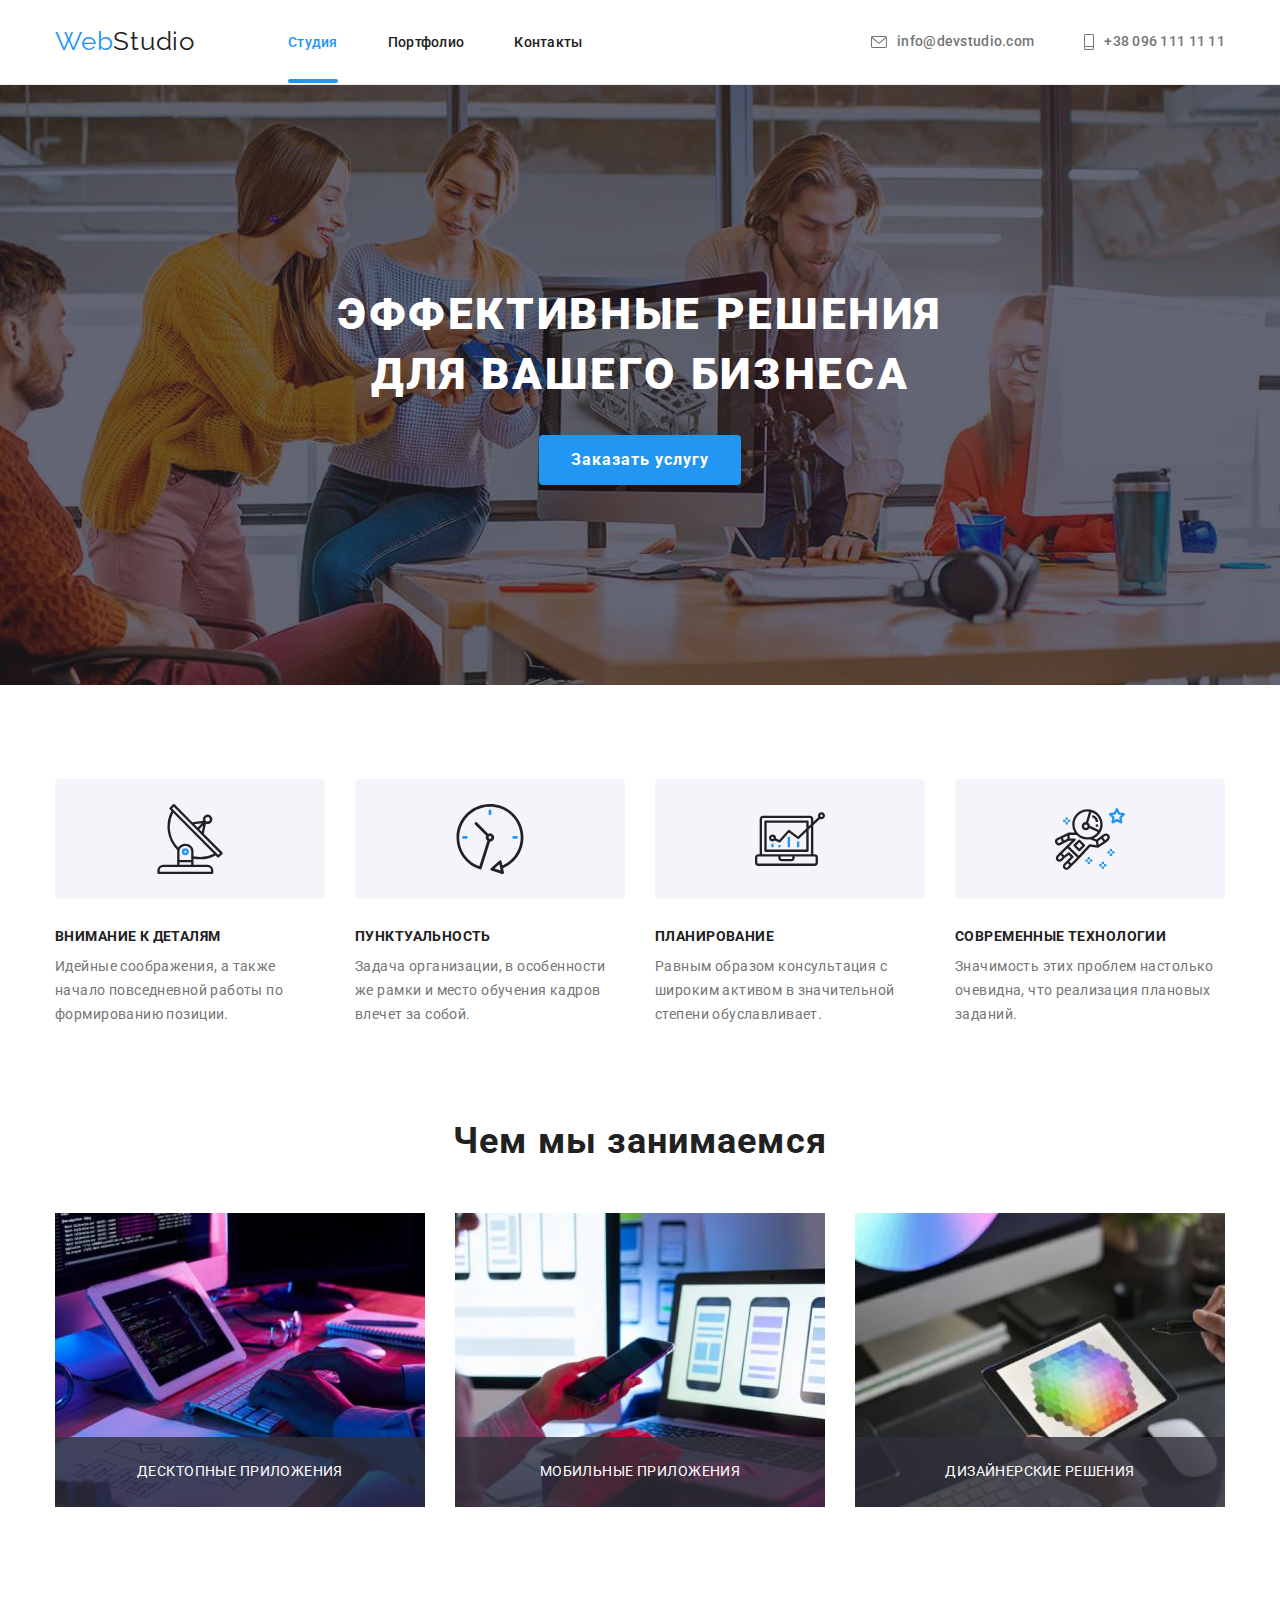
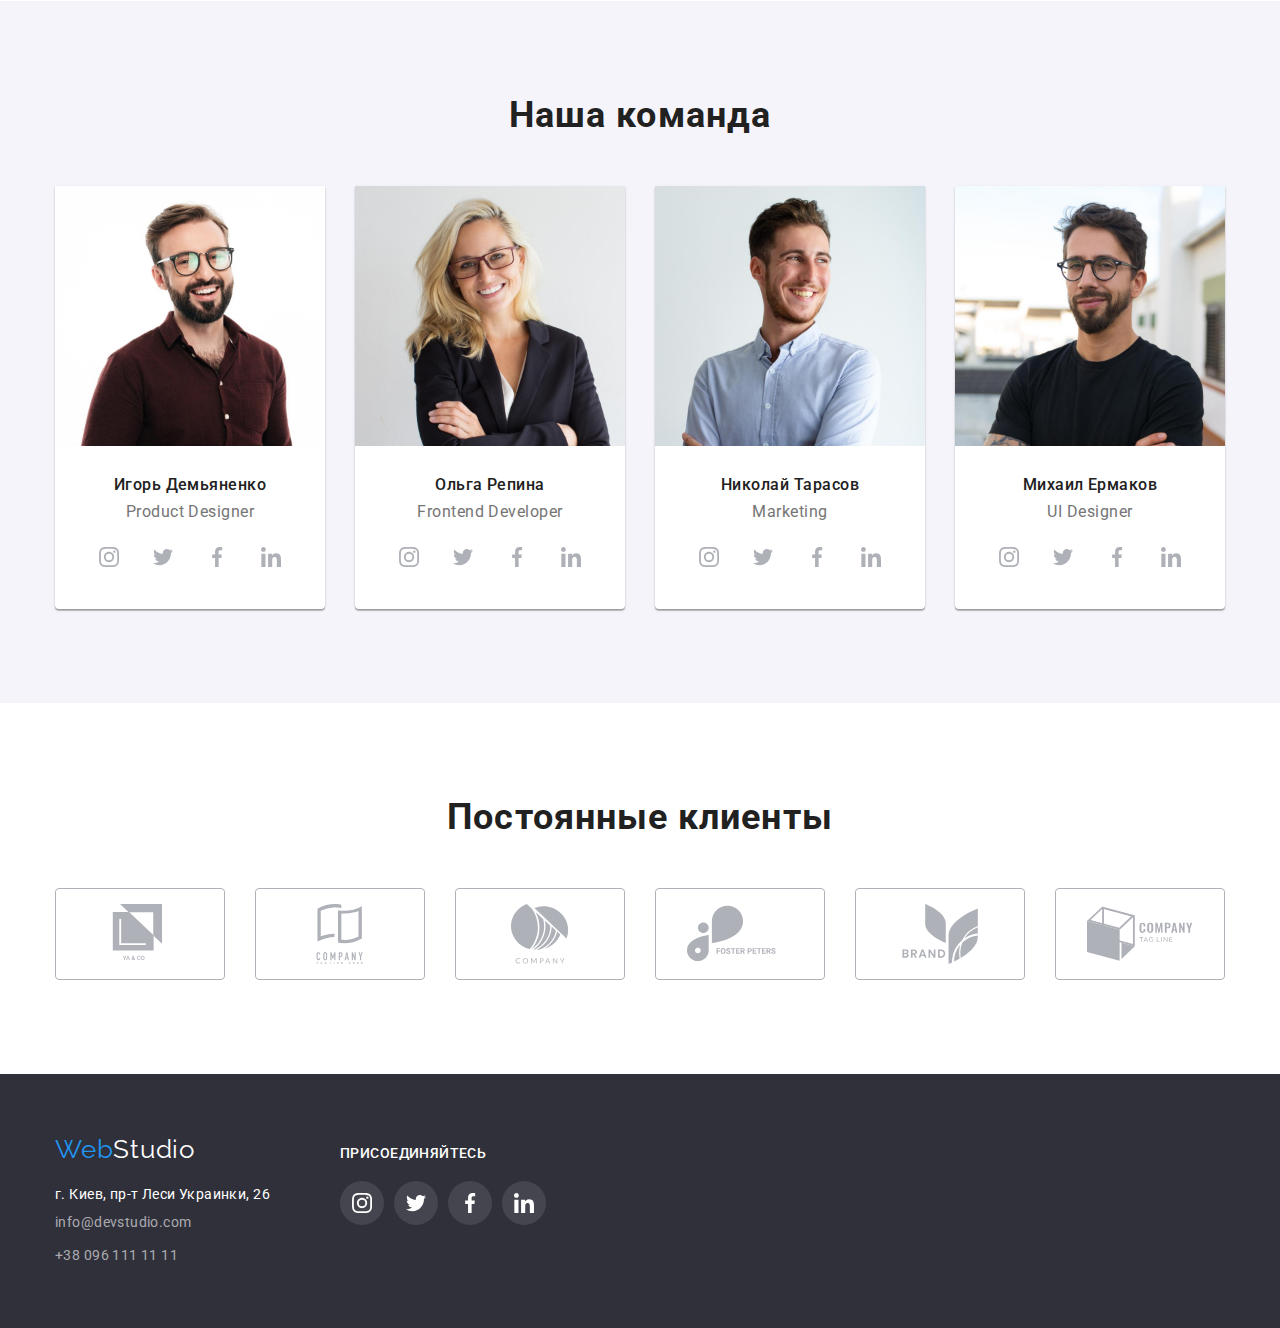
<file: index.html>
<!DOCTYPE html>
<html lang="ru">
  <head>
    <meta charset="UTF-8" />
    <meta http-equiv="X-UA-Compatible" content="IE=edge" />
    <meta name="viewport" content="width=device-width, initial-scale=1.0" />
    <title>WebStudio</title>

    <link
      rel="stylesheet"
      href="https://cdnjs.cloudflare.com/ajax/libs/modern-normalize/1.1.0/modern-normalize.min.css"
      integrity="sha512-wpPYUAdjBVSE4KJnH1VR1HeZfpl1ub8YT/NKx4PuQ5NmX2tKuGu6U/JRp5y+Y8XG2tV+wKQpNHVUX03MfMFn9Q=="
      crossorigin="anonymous"
      referrerpolicy="no-referrer"
    />
    <link
      rel="stylesheet"
      href="https://cdnjs.cloudflare.com/ajax/libs/modern-normalize/1.1.0/modern-normalize.css"
      integrity="sha512-Y0MM+V6ymRKN2zStTqzQ227DWhhp4Mzdo6gnlRnuaNCbc+YN/ZH0sBCLTM4M0oSy9c9VKiCvd4Jk44aCLrNS5Q=="
      crossorigin="anonymous"
      referrerpolicy="no-referrer"
    />
    <link rel="preconnect" href="https://fonts.googleapis.com" />
    <link rel="preconnect" href="https://fonts.gstatic.com" crossorigin />
    <link
      href="https://fonts.googleapis.com/css2?family=Raleway:wght@700&family=Roboto:wght@400;500;700;900&display=swap"
      rel="stylesheet"
    />
    <link rel="preconnect" href="https://fonts.gstatic.com" />
    <link rel="stylesheet" href="./css/styles.css" />
  </head>

  <body class="body">
    <header class="page-header">
      <div class="container header-container">
        <!-- Хедер лого -->
        <nav class="site-nav">
          <a href="./index.html" class="header-logo"
            >Web<span class="logo-black">Studio</span></a
          >

          <!-- Навигація -->
          <div class="navigation">
            <ul class="site-nav list">
              <li class="menu-item">
                <a href="./index.html" class="link-current current">Студия</a>
              </li>
              <li class="menu-item">
                <a href="./portfolio.html" class="link">Портфолио</a>
              </li>
              <li class="menu-item">
                <a href="#contacts" class="link">Контакты</a>
              </li>
            </ul>
          </div>
        </nav>

        <!-- Контакти хедер -->
        <div class="header-contacts">
          <ul class="contacts">
            <li class="contacts-item">
              <a href="mailto:info@devstudio.com" class="contacts-link">
                <svg class="icon-mail" width="16px" height="12px">
                  <use href="./images/sprite.svg#icon-envelope"></use>
                </svg>
                info@devstudio.com</a
              >
            </li>
            <li class="contacts-item">
              <a href="tel:+380961111111" class="contacts-link">
                <svg class="icon-smartphone" width="10px" height="16px">
                  <use href="./images/sprite.svg#icon-cell"></use>
                </svg>
                +38 096 111 11 11</a
              >
            </li>
          </ul>
        </div>
      </div>
    </header>

    <main>
      <!-- Герой -->
      <section class="hero section">
        <div class="hero-content">
          <h1 class="hero-title">
            Эффективные решения <br />
            для вашего бизнеса
          </h1>
          <button class="button-hero" data-modal-open type="button">
            Заказать услугу
          </button>
        </div>
      </section>

      <!-- Переваги -->
      <section class="features section">
        <div class="container">
          <h2 class="visually-hidden">Преимущества</h2>
          <ul class="features-list">
            <li class="text-features">
              <div class="section-icons">
                <svg class="antena-icon" width="70px" height="70px">
                  <use href="./images/sprite.svg#icon-antenna"></use>
                </svg>
              </div>
              <h3 class="title-features">Внимание к деталям</h3>
              <p class="text">
                Идейные соображения, а также начало повседневной работы по
                формированию позиции.
              </p>
            </li>

            <li class="text-features">
              <div class="section-icons">
                <svg class="clock-icon" width="70px" height="70px">
                  <use href="./images/sprite.svg#icon-clock"></use>
                </svg>
              </div>
              <h3 class="title-features">Пунктуальность</h3>
              <p class="text">
                Задача организации, в особенности же рамки и место обучения
                кадров влечет за собой.
              </p>
            </li>

            <li class="text-features">
              <div class="section-icons">
                <svg class="diagram-icon" width="70px" height="70px">
                  <use href="./images/sprite.svg#icon-diagram"></use>
                </svg>
              </div>
              <h3 class="title-features">Планирование</h3>
              <p class="text">
                Равным образом консультация с широким активом в значительной
                степени обуславливает.
              </p>
            </li>

            <li class="text-features">
              <div class="section-icons">
                <svg class="astronaut-icon" width="70px" height="70px">
                  <use href="./images/sprite.svg#icon-astronaut"></use>
                </svg>
              </div>
              <h3 class="title-features">Современные технологии</h3>
              <p class="text">
                Значимость этих проблем настолько очевидна, что реализация
                плановых заданий.
              </p>
            </li>
          </ul>
        </div>
      </section>

      <!-- Напрямки діяльності -->
      <section class="directions-title section">
        <div class="container">
          <h2 class="section-title">Чем мы занимаемся</h2>
          <ul class="directions">
            <li class="directions-images">
              <div class="directions-info">
                <img
                  src="./images/handkeyboard.jpg"
                  alt="Веб-сайты"
                  width="370"
                  height="294"
                />
                <p class="directions-name">Десктопные приложения</p>
              </div>
            </li>

            <li class="directions-images">
              <div class="directions-info">
                <img
                  src="./images/handphone.jpg"
                  alt="Приложения"
                  width="370"
                  height="294"
                />
                <p class="directions-name">Мобильные приложения</p>
              </div>
            </li>

            <li class="directions-images">
              <div class="directions-info">
                <img
                  src="./images/handtablet.jpg"
                  alt="Дизайн"
                  width="370"
                  height="294"
                />
                <p class="directions-name">Дизайнерские решения</p>
              </div>
            </li>
          </ul>
        </div>
      </section>

      <!-- Наша команда -->
      <section class="section-team section">
        <div class="container">
          <h2 class="section-title">Наша команда</h2>
          <ul class="team">
            <li class="team-images">
              <img
                src="./images/productdesigner.jpg"
                alt="Игорь Демьяненко"
                width="270"
                height="260"
              />
              <div class="team-info">
                <h3 class="title">Игорь Демьяненко</h3>
                <p lang="en" class="text">Product Designer</p>
                <ul class="team-social social-list list">
                  <li class="social-item">
                    <a href="" class="social-link">
                      <svg class="social-icon" width="20px" height="20px">
                        <use href="./images/sprite.svg#icon-instagram"></use>
                      </svg>
                    </a>
                  </li>

                  <li class="social-item">
                    <a href="" class="social-link">
                      <svg class="social-icon" width="20px" height="20px">
                        <use href="./images/sprite.svg#icon-twitter"></use>
                      </svg>
                    </a>
                  </li>

                  <li class="social-item">
                    <a href="" class="social-link">
                      <svg class="social-icon" width="20px" height="20px">
                        <use href="./images/sprite.svg#icon-facebook"></use>
                      </svg>
                    </a>
                  </li>

                  <li class="social-item">
                    <a href="" class="social-link">
                      <svg class="social-icon" width="20px" height="20px">
                        <use href="./images/sprite.svg#icon-linkedin"></use>
                      </svg>
                    </a>
                  </li>
                </ul>
              </div>
            </li>

            <li class="team-images">
              <img
                src="./images/frontenddeveloper.jpg"
                alt="Ольга Репина"
                width="270"
                height="260"
              />
              <div class="team-info">
                <h3 class="title">Ольга Репина</h3>
                <p lang="en" class="text">Frontend Developer</p>

                <ul class="team-social social-list list">
                  <li class="social-item">
                    <a href="" class="social-link">
                      <svg class="social-icon" width="20px" height="20px">
                        <use href="./images/sprite.svg#icon-instagram"></use>
                      </svg>
                    </a>
                  </li>

                  <li class="social-item">
                    <a href="" class="social-link">
                      <svg class="social-icon" width="20px" height="20px">
                        <use href="./images/sprite.svg#icon-twitter"></use>
                      </svg>
                    </a>
                  </li>

                  <li class="social-item">
                    <a href="" class="social-link">
                      <svg class="social-icon" width="20px" height="20px">
                        <use href="./images/sprite.svg#icon-facebook"></use>
                      </svg>
                    </a>
                  </li>

                  <li class="social-item">
                    <a href="" class="social-link">
                      <svg class="social-icon" width="20px" height="20px">
                        <use href="./images/sprite.svg#icon-linkedin"></use>
                      </svg>
                    </a>
                  </li>
                </ul>
              </div>
            </li>

            <li class="team-images">
              <img
                src="./images/marketing.jpg"
                alt="Николай Тарасов"
                width="270"
                height="260"
              />
              <div class="team-info">
                <h3 class="title">Николай Тарасов</h3>
                <p lang="en" class="text">Marketing</p>

                <ul class="team-social social-list list">
                  <li class="social-item">
                    <a href="" class="social-link">
                      <svg class="social-icon" width="20px" height="20px">
                        <use href="./images/sprite.svg#icon-instagram"></use>
                      </svg>
                    </a>
                  </li>

                  <li class="social-item">
                    <a href="" class="social-link">
                      <svg class="social-icon" width="20px" height="20px">
                        <use href="./images/sprite.svg#icon-twitter"></use>
                      </svg>
                    </a>
                  </li>

                  <li class="social-item">
                    <a href="" class="social-link">
                      <svg class="social-icon" width="20px" height="20px">
                        <use href="./images/sprite.svg#icon-facebook"></use>
                      </svg>
                    </a>
                  </li>

                  <li class="social-item">
                    <a href="" class="social-link">
                      <svg class="social-icon" width="20px" height="20px">
                        <use href="./images/sprite.svg#icon-linkedin"></use>
                      </svg>
                    </a>
                  </li>
                </ul>
              </div>
            </li>

            <li class="team-images">
              <img
                src="./images/uidesigner.jpg"
                alt="Михаил Ермаков"
                width="270"
                height="260"
              />
              <div class="team-info">
                <h3 class="title">Михаил Ермаков</h3>
                <p lang="en" class="text">UI Designer</p>

                <ul class="team-social social-list list">
                  <li class="social-item">
                    <a href="" class="social-link">
                      <svg class="social-icon" width="20px" height="20px">
                        <use href="./images/sprite.svg#icon-instagram"></use>
                      </svg>
                    </a>
                  </li>

                  <li class="social-item">
                    <a href="" class="social-link">
                      <svg class="social-icon" width="20px" height="20px">
                        <use href="./images/sprite.svg#icon-twitter"></use>
                      </svg>
                    </a>
                  </li>

                  <li class="social-item">
                    <a href="" class="social-link">
                      <svg class="social-icon" width="20px" height="20px">
                        <use href="./images/sprite.svg#icon-facebook"></use>
                      </svg>
                    </a>
                  </li>

                  <li class="social-item">
                    <a href="" class="social-link">
                      <svg class="social-icon" width="20px" height="20px">
                        <use href="./images/sprite.svg#icon-linkedin"></use>
                      </svg>
                    </a>
                  </li>
                </ul>
              </div>
            </li>
          </ul>
        </div>
      </section>

      <!-- Компанія -->
      <section class="section">
        <div class="container">
          <h2 class="section-title">Постоянные клиенты</h2>
          <ul class="clients-list list clients-after-list">
            <li class="clients-item clients-after-items">
              <a href="" class="clients-link">
                <svg class="clients-icon" width="106px" height="60px">
                  <use href="./images/sprite.svg#icon-logo-one"></use>
                </svg>
              </a>
            </li>

            <li class="clients-item clients-after-items">
              <a href="" class="clients-link">
                <svg class="clients-icon" width="106px" height="60px">
                  <use href="./images/sprite.svg#icon-logo-two"></use>
                </svg>
              </a>
            </li>

            <li class="clients-item clients-after-items">
              <a href="" class="clients-link">
                <svg class="clients-icon" width="106px" height="60px">
                  <use href="./images/sprite.svg#icon-logo-three"></use>
                </svg>
              </a>
            </li>

            <li class="clients-item clients-after-items">
              <a href="" class="clients-link">
                <svg class="clients-icon" width="106px" height="60px">
                  <use href="./images/sprite.svg#icon-logo-four"></use>
                </svg>
              </a>
            </li>

            <li class="clients-item clients-after-items">
              <a href="" class="clients-link">
                <svg class="clients-icon" width="106px" height="60px">
                  <use href="./images/sprite.svg#icon-logo-five"></use>
                </svg>
              </a>
            </li>

            <li class="clients-item clients-after-items">
              <a href="" class="clients-link">
                <svg class="clients-icon" width="106px" height="60px">
                  <use href="./images/sprite.svg#icon-logo-six"></use>
                </svg>
              </a>
            </li>
          </ul>
        </div>
      </section>
    </main>

    <!-- Футер -->
    <footer class="page-footer">
      <div class="container footer-info">
        <div>
          <a href="./index.html" class="footer-logo"
            >Web<span class="logo-white">Studio</span></a
          >

          <!-- Адреса -->
          <address class="contacts adress" id="contacts">
            <ul class="">
              <li class="footer-adress">
                <a href="/" class="adress-info"
                  >г. Киев, пр-т Леси Украинки, 26
                </a>
              </li>
              <li class="footer-adress">
                <a
                  href="mailto:info@devstudio.com"
                  class="footer-contacts contacts-footer"
                  >info@devstudio.com</a
                >
              </li>
              <li class="footer-adress">
                <a href="tel:+380961111111" class="footer-contacts tel"
                  >+38 096 111 11 11</a
                >
              </li>
            </ul>
          </address>
        </div>

        <div class="join-rights">
          <h3 class="join">присоединяйтесь</h3>
          <ul class="footer-social">
            <li class="item-social">
              <a href="" class="link-social">
                <svg class="icon-social" width="20px" height="20px">
                  <use href="./images/sprite.svg#icon-instagram"></use>
                </svg>
              </a>
            </li>

            <li class="item-social">
              <a href="" class="link-social">
                <svg class="icon-social" width="20px" height="20px">
                  <use href="./images/sprite.svg#icon-twitter"></use>
                </svg>
              </a>
            </li>

            <li class="item-social">
              <a href="" class="link-social">
                <svg class="icon-social" width="20px" height="20px">
                  <use href="./images/sprite.svg#icon-facebook"></use>
                </svg>
              </a>
            </li>

            <li class="item-social">
              <a href="" class="link-social">
                <svg class="icon-social" width="20px" height="20px">
                  <use href="./images/sprite.svg#icon-linkedin"></use>
                </svg>
              </a>
            </li>
          </ul>
        </div>
      </div>
    </footer>
    <div class="backdrop is-hidden" data-modal>
      <div class="modal">
        <button type="button" class="modal-btn" data-modal-close>
          <svg class="modal-close-icon" width="11px" height="11px">
            <use href="./images/sprite.svg#icon-close-modal"></use>
          </svg>
        </button>
      </div>
    </div>
    <script src="./js/modal.js"></script>
  </body>
</html>
</file>
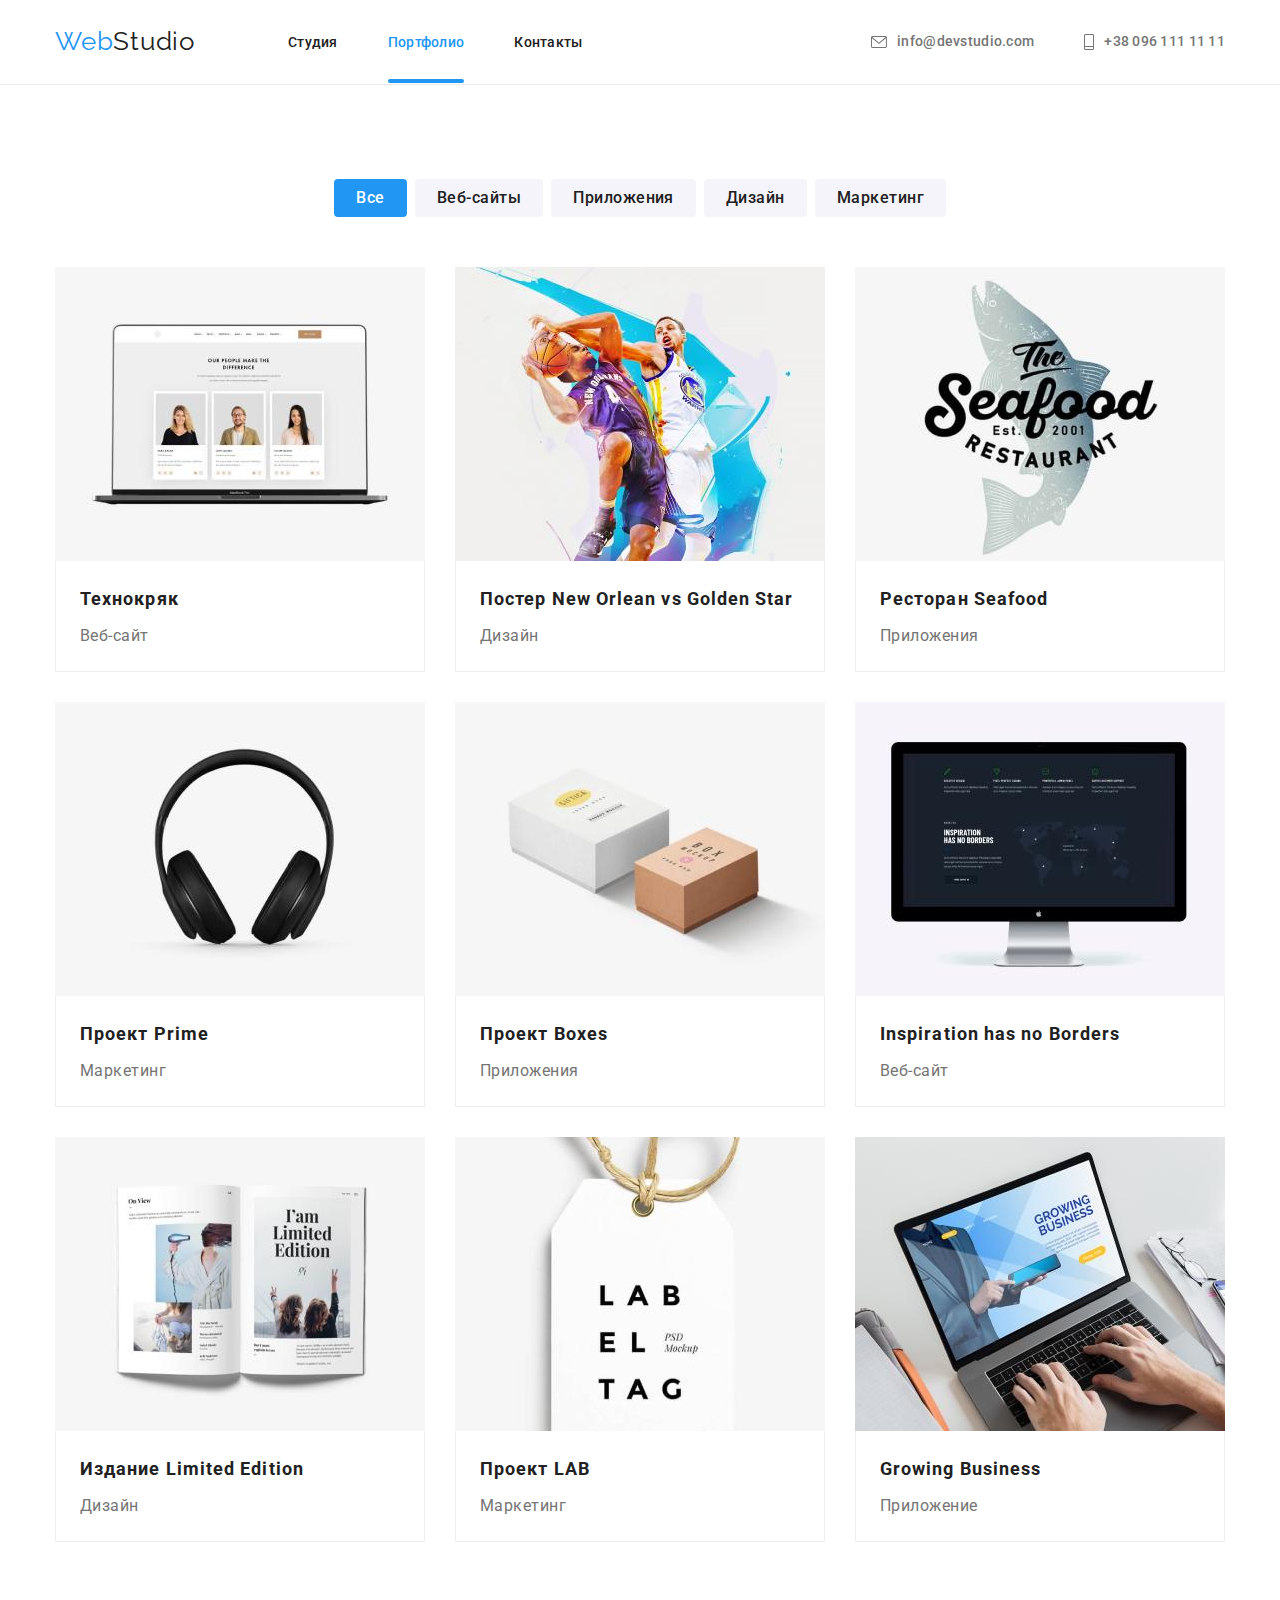
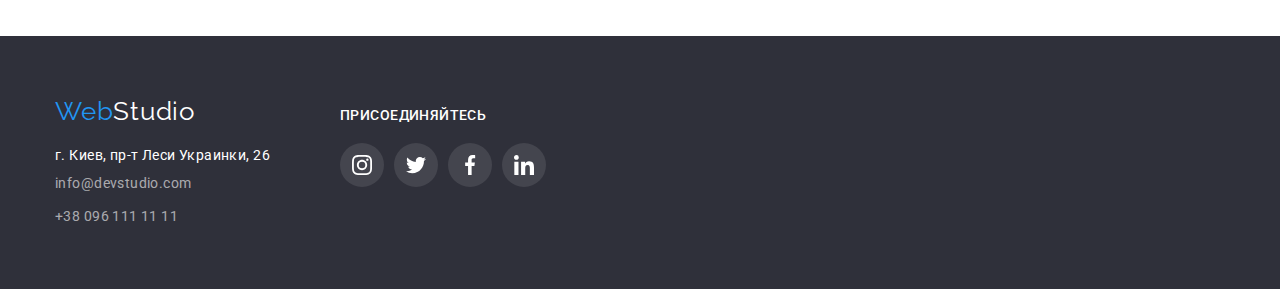
<file: portfolio.html>
<!DOCTYPE html>
<html lang="ru">
  <head>
    <meta charset="UTF-8" />
    <meta http-equiv="X-UA-Compatible" content="IE=edge" />
    <meta name="viewport" content="width=device-width, initial-scale=1.0" />
    <title>Портфолио</title>

    <link
      rel="stylesheet"
      href="https://cdnjs.cloudflare.com/ajax/libs/modern-normalize/1.1.0/modern-normalize.min.css"
      integrity="sha512-wpPYUAdjBVSE4KJnH1VR1HeZfpl1ub8YT/NKx4PuQ5NmX2tKuGu6U/JRp5y+Y8XG2tV+wKQpNHVUX03MfMFn9Q=="
      crossorigin="anonymous"
      referrerpolicy="no-referrer"
    />
    <link
      rel="stylesheet"
      href="https://cdnjs.cloudflare.com/ajax/libs/modern-normalize/1.1.0/modern-normalize.css"
      integrity="sha512-Y0MM+V6ymRKN2zStTqzQ227DWhhp4Mzdo6gnlRnuaNCbc+YN/ZH0sBCLTM4M0oSy9c9VKiCvd4Jk44aCLrNS5Q=="
      crossorigin="anonymous"
      referrerpolicy="no-referrer"
    />
    <link rel="preconnect" href="https://fonts.googleapis.com" />
    <link rel="preconnect" href="https://fonts.gstatic.com" crossorigin />
    <link
      href="https://fonts.googleapis.com/css2?family=Raleway:wght@700&family=Roboto:wght@400;500;700;900&display=swap"
      rel="stylesheet"
    />
    <link rel="preconnect" href="https://fonts.gstatic.com" />
    <link rel="stylesheet" href="./css/styles.css" />
  </head>

  <body class="body">
    <header class="page-header">
      <div class="container header-container">
        <!-- Хедер лого -->
        <nav class="site-nav">
          <a href="./index.html" class="header-logo"
            >Web<span class="logo-black">Studio</span></a
          >

          <!-- Навигація -->

          <ul class="site-nav list">
            <li class="menu-item">
              <a href="./index.html" class="link">Студия</a>
            </li>
            <li class="menu-item">
              <a href="./portfolio.html" class="link-current current"
                >Портфолио</a
              >
            </li>
            <li class="menu-item">
              <a href="#contacts" class="link">Контакты</a>
            </li>
          </ul>
        </nav>

        <!-- Контакти хедер -->
        <div class="header-contacts">
          <ul class="contacts">
            <li class="contacts-item">
              <a href="mailto:info@devstudio.com" class="contacts-link">
                <svg class="icon-mail" width="16px" height="12px">
                  <use href="./images/sprite.svg#icon-envelope"></use>
                </svg>
                info@devstudio.com</a
              >
            </li>
            <li class="contacts-item">
              <a href="tel:+380961111111" class="contacts-link">
                <svg class="icon-smartphone" width="10px" height="16px">
                  <use href="./images/sprite.svg#icon-cell"></use>
                </svg>
                +38 096 111 11 11</a
              >
            </li>
          </ul>
        </div>
      </div>
    </header>

    <main>
      <!-- Фільтр -->
      <section class="section">
        <div class="container buttons-container">
          <h1 class="visually-hidden">Портфолио</h1>
          <ul class="buttons">
            <li class="button-btn">
              <button type="button" class="btn-current">Все</button>
            </li>
            <li class="button-btn">
              <button type="button" class="btn">Веб-сайты</button>
            </li>
            <li class="button-btn">
              <button type="button" class="btn">Приложения</button>
            </li>
            <li class="button-btn">
              <button type="button" class="btn">Дизайн</button>
            </li>
            <li class="button-btn">
              <button type="button" class="btn">Маркетинг</button>
            </li>
          </ul>
        </div>

        <div class="container">
          <h2 class="visually-hidden">Наші роботи</h2>
          <ul class="projects">
            <li class="project-content">
              <div class="title-info-project">
                <img
                  src="./images/technocrack.jpg"
                  alt="Технокряк"
                  width="370"
                  height="294"
                />
                <p class="project-info-title">
                  Технокряк это современная площадка распространения
                  коронавируса. Компании используют эту платформу для цифрового
                  шпионажа и атак на защищённые сервера конкурентов.
                </p>
              </div>
              <div class="project-name">
                <h3 class="project">Технокряк</h3>
                <p class="text-name">Веб-сайт</p>
              </div>
            </li>

            <li class="project-content">
              <div class="title-info-project">
                <img
                  src="./images/neworlan.jpg"
                  alt="Постер"
                  width="370"
                  height="294"
                />
                <p class="project-info-title">
                  Технокряк это современная площадка распространения
                  коронавируса. Компании используют эту платформу для цифрового
                  шпионажа и атак на защищённые сервера конкурентов.
                </p>
              </div>
              <div class="project-name">
                <h3 class="project">
                  Постер <span lang="en">New Orlean vs Golden Star</span>
                </h3>
                <p class="text-name">Дизайн</p>
              </div>
            </li>

            <li class="project-content">
              <div class="title-info-project">
                <img
                  src="./images/seafood.jpg"
                  alt="Приложения"
                  width="370"
                  height="294"
                />
                <p class="project-info-title">
                  Технокряк это современная площадка распространения
                  коронавируса. Компании используют эту платформу для цифрового
                  шпионажа и атак на защищённые сервера конкурентов.
                </p>
              </div>
              <div class="project-name">
                <h3 class="project">Ресторан <span lang="en">Seafood</span></h3>
                <p class="text-name">Приложения</p>
              </div>
            </li>

            <li class="project-content">
              <div class="title-info-project">
                <img
                  src="./images/prime.jpg"
                  alt="Проект Prime"
                  width="370"
                  height="294"
                />
                <p class="project-info-title">
                  Технокряк это современная площадка распространения
                  коронавируса. Компании используют эту платформу для цифрового
                  шпионажа и атак на защищённые сервера конкурентов.
                </p>
              </div>
              <div class="project-name">
                <h3 class="project">Проект <span lang="en">Prime</span></h3>
                <p class="text-name">Маркетинг</p>
              </div>
            </li>

            <li class="project-content">
              <div class="title-info-project">
                <img
                  src="./images/boxes.jpg"
                  alt="Проект Boxes"
                  width="370"
                  height="294"
                />
                <p class="project-info-title">
                  Технокряк это современная площадка распространения
                  коронавируса. Компании используют эту платформу для цифрового
                  шпионажа и атак на защищённые сервера конкурентов.
                </p>
              </div>
              <div class="project-name">
                <h3 class="project">Проект <span lang="en">Boxes</span></h3>
                <p class="text-name">Приложения</p>
              </div>
            </li>

            <li class="project-content">
              <div class="title-info-project">
                <img
                  src="./images/borders.jpg"
                  alt="Inspiration has no Borders"
                  width="370"
                  height="294"
                />
                <p class="project-info-title">
                  Технокряк это современная площадка распространения
                  коронавируса. Компании используют эту платформу для цифрового
                  шпионажа и атак на защищённые сервера конкурентов.
                </p>
              </div>
              <div class="project-name">
                <h3 class="project" lang="en">Inspiration has no Borders</h3>
                <p class="text-name">Веб-сайт</p>
              </div>
            </li>

            <li class="project-content">
              <div class="title-info-project">
                <img
                  src="./images/limitededition.jpg"
                  alt="Издание Limited Edition"
                  width="370"
                  height="294"
                />
                <p class="project-info-title">
                  Технокряк это современная площадка распространения
                  коронавируса. Компании используют эту платформу для цифрового
                  шпионажа и атак на защищённые сервера конкурентов.
                </p>
              </div>
              <div class="project-name">
                <h3 class="project" lang="en">Издание Limited Edition</h3>
                <p class="text-name">Дизайн</p>
              </div>
            </li>

            <li class="project-content">
              <div class="title-info-project">
                <img
                  src="./images/lab.jpg"
                  alt="Проект LAB"
                  width="370"
                  height="294"
                />
                <p class="project-info-title">
                  Технокряк это современная площадка распространения
                  коронавируса. Компании используют эту платформу для цифрового
                  шпионажа и атак на защищённые сервера конкурентов.
                </p>
              </div>
              <div class="project-name">
                <h3 class="project">Проект <span lang="en">LAB</span></h3>
                <p class="text-name">Маркетинг</p>
              </div>
            </li>

            <li class="project-content">
              <div class="title-info-project">
                <img
                  src="./images/business.jpg"
                  alt="Growing Business"
                  width="370"
                  height="294"
                />
                <p class="project-info-title">
                  Технокряк это современная площадка распространения
                  коронавируса. Компании используют эту платформу для цифрового
                  шпионажа и атак на защищённые сервера конкурентов.
                </p>
              </div>
              <div class="project-name">
                <h3 class="project" lang="en">Growing Business</h3>
                <p class="text-name">Приложение</p>
              </div>
            </li>
          </ul>
        </div>
      </section>
    </main>

    <!-- Футер -->
    <footer class="page-footer">
      <div class="container footer-info">
        <div>
          <a href="./index.html" class="footer-logo"
            >Web<span class="logo-white">Studio</span></a
          >

          <!-- Адреса -->
          <address class="contacts adress" id="contacts">
            <ul>
              <li class="footer-adress">
                <a class="adress-info" href="/"
                  >г. Киев, пр-т Леси Украинки, 26
                </a>
              </li>
              <li class="footer-adress">
                <a
                  href="mailto:info@devstudio.com"
                  class="footer-contacts contacts-footer"
                  >info@devstudio.com</a
                >
              </li>
              <li class="footer-adress">
                <a href="tel:+380961111111" class="footer-contacts tel"
                  >+38 096 111 11 11</a
                >
              </li>
            </ul>
          </address>
        </div>

        <div class="join-rights">
          <h3 class="join">присоединяйтесь</h3>
          <ul class="footer-social">
            <li class="item-social">
              <a href="" class="link-social">
                <svg class="icon-social" width="20px" height="20px">
                  <use href="./images/sprite.svg#icon-instagram"></use>
                </svg>
              </a>
            </li>

            <li class="item-social">
              <a href="" class="link-social">
                <svg class="icon-social" width="20px" height="20px">
                  <use href="./images/sprite.svg#icon-twitter"></use>
                </svg>
              </a>
            </li>

            <li class="item-social">
              <a href="" class="link-social">
                <svg class="icon-social" width="20px" height="20px">
                  <use href="./images/sprite.svg#icon-facebook"></use>
                </svg>
              </a>
            </li>

            <li class="item-social">
              <a href="" class="link-social">
                <svg class="icon-social" width="20px" height="20px">
                  <use href="./images/sprite.svg#icon-linkedin"></use>
                </svg>
              </a>
            </li>
          </ul>
        </div>
      </div>
    </footer>
  </body>
</html>
</file>
<file: css/styles.css>
:root {
  --primary-text-color: #212121;
  --title-text-color: #757575;
  --accent-color: #ffffff;
  --hover-color: #2196f3;
}

/*---------------reset--------------*/
p,
h1,
h2,
h3,
h4,
h5,
h6 {
  margin: 0;
}

ul {
  margin: 0;
  padding: 0;
}

button {
  cursor: pointer;
}

.section {
  padding-top: 94px;
  padding-bottom: 94px;
}

img {
  display: block;
}

/*---------------hidden--------------*/
.visually-hidden {
  position: absolute;
  white-space: nowrap;
  width: 1px;
  height: 1px;
  overflow: hidden;
  border: 0;
  padding: 0;
  clip: rect(0 0 0 0);
  clip-path: inset(50%);
  margin: -1px;
}

/* list-style: none */
.features-list,
.directions,
.team,
.buttons,
.projects,
.site-nav,
.contacts,
.footer-list,
.clients-item,
.social-item,
.footer-adress,
.item-social {
  list-style: none;
}

/*---------------body----------------*/
.body {
  font-family: "Roboto", sans-serif;
  background-color: var(--accent-color);
  color: var(--primary-text-color);
}

.container {
  width: 1200px;
  padding-left: 15px;
  padding-right: 15px;
  margin: 0 auto 0 auto;
}

.header-container,
.site-nav,
.contacts {
  display: flex;
  align-items: center;
}

/*---------------header-------------*/

.header-logo {
  font-family: "Raleway", sans-serif;
  text-decoration: none;
  font-size: 26px;
  line-height: 1.2;
  letter-spacing: 0.03em;
  color: var(--hover-color);
}

.page-header {
  border-bottom: 1px solid #ececec;
}

.logo-black {
  margin-right: 93px;
  transition: color 250ms cubic-bezier(0.4, 0, 0.2, 1);
}

.header-logo {
  padding-top: 24px;
  padding-bottom: 25px;
}

.logo-black {
  color: var(--primary-text-color);
}

.header-logo:hover > .logo-black,
.header-logo:focus > .logo-black,
.footer-logo:hover > .logo-white,
.footer-logo:focus > .logo-white {
  color: var(--hover-color);
}

/* site-nav */
.site-nav .link:hover,
.site-nav .link:focus {
  color: var(--hover-color);
}

.link-current {
  text-decoration: none;
  font-weight: 500;
  font-size: 14px;
  line-height: 1.14;
  letter-spacing: 0.02em;
  color: var(--hover-color);
}

.current:after {
  content: "";
  width: 100%;
  position: absolute;
  height: 4px;
  background: #2196f3;
  border-radius: 2px;
  bottom: -32px;
  left: 0;
}

.site-nav .link {
  text-decoration: none;
  font-weight: 500;
  font-size: 14px;
  line-height: 1.14;
  letter-spacing: 0.02em;
  color: var(--primary-text-color);
  transition: color 250ms cubic-bezier(0.4, 0, 0.2, 1);
}

.menu-item,
.contacts-item:not(:last-child) {
  margin-right: 50px;
}

.menu-item {
  position: relative;
}

.navigation {
  padding-top: 32px;
  padding-bottom: 32px;
}

/* contacts-link */
.contacts-link:hover,
.contacts-link:focus {
  text-decoration: none;
  color: var(--hover-color);
}
.contacts-link {
  display: flex;
  align-items: center;
  justify-content: center;
  text-decoration: none;
  font-weight: 500;
  font-size: 14px;
  line-height: 1.14;
  letter-spacing: 0.02em;
  color: var(--title-text-color);
  transition: color 250ms cubic-bezier(0.4, 0, 0.2, 1);
}

.header-contacts {
  margin-left: auto;
  padding-top: 34px;
  padding-bottom: 34px;
}

/*---------------hero---------------*/
.hero-title {
  font-weight: 900;
  font-size: 44px;
  line-height: 1.36;
  letter-spacing: 0.06em;
  text-transform: uppercase;
  color: var(--accent-color);
}

.hero-title {
  margin-bottom: 30px;
}

.hero {
  max-width: 1600px;
  height: 600px;
  margin: 0 auto;
  background: #2f303a;
  background-image: linear-gradient(
      to right,
      rgba(47, 48, 58, 0.4),
      rgba(47, 48, 58, 0.4)
    ),
    url("../images/hero.jpg");
  background-repeat: no-repeat;
  background-position: center;
  background-size: cover;
}

.hero {
  padding-top: 200px;
  padding-bottom: 200px;
  text-align: center;
}

/* button */
.button-hero {
  font-family: inherit;
  font-weight: 700;
  font-size: 16px;
  line-height: 1.87;
  letter-spacing: 0.06em;
  border: none;
  color: var(--accent-color);
  background: var(--hover-color);
  box-shadow: 0px 4px 4px rgba(0, 0, 0, 0.15);
  border-radius: 4px;
  width: 200px;
  height: 50px;
  left: 700px;
  top: 430px;
  transition: color 250ms cubic-bezier(0.4, 0, 0.2, 1),
    background-color 250ms cubic-bezier(0.4, 0, 0.2, 1);
}

.button-hero {
  align-content: center;
  padding-top: 10px;
  padding-right: 32px;
  padding-bottom: 10px;
  padding-left: 32px;
  width: auto;
}

.button-hero:hover,
.button-hero:focus {
  font-size: 16px;
  line-height: 1.87;
  letter-spacing: 0.06em;
  background: #188ce8;
  box-shadow: 0px 4px 4px rgba(0, 0, 0, 0.15);
  border-radius: 4px;
}

/*---------------features---------------*/
.features-list .title-features {
  font-weight: bold;
  font-size: 14px;
  line-height: 1.14;
  letter-spacing: 0.03em;
  text-transform: uppercase;
  color: var(--primary-text-color);
}

.features-list .text {
  font-size: 14px;
  line-height: 1.71;
  letter-spacing: 0.03em;
  color: var(--title-text-color);
}

.features-list {
  display: flex;
  margin-left: -30px;
}

.text-features {
  flex-basis: calc(100% / 4 - 30px);
  margin-left: 30px;
}

.text-features,
.text {
  width: 270px;
  padding-bottom: 0;
}

/* section */
.section-title {
  font-size: 36px;
  line-height: 1.16;
  letter-spacing: 0.03em;
  color: var(--primary-text-color);
}

.title-features {
  margin-bottom: 10px;
}

.section-title {
  display: flex;
  justify-content: center;
  margin-bottom: 50px;
}

.directions-name {
  font-size: 14px;
  line-height: 1.14;
  text-align: center;
  letter-spacing: 0.03em;
  text-transform: uppercase;
  background: rgba(47, 48, 58, 0.8);
  color: #ffffff;
  bottom: 0;
  left: 0;
  padding-top: 27px;
  padding-bottom: 27px;
  position: absolute;
  width: 100%;
}

.directions-info {
  position: relative;
}

.directions {
  display: flex;
  margin-left: -30px;
}

.directions-title {
  padding-top: 0;
}

.directions-images {
  flex-basis: calc(100% / 3 - 370px);
  margin-left: 30px;
}

/* team */
.team .title {
  font-weight: 500;
  font-size: 16px;
  line-height: 1.18;
  letter-spacing: 0.03em;
  color: var(--primary-text-color);
}

.team .text {
  text-align: center;
}

.title {
  text-align: center;
  margin-bottom: 10px;
}

.team {
  display: flex;
  margin-left: -30px;
}

.team-info {
  padding-top: 30px;
  padding-bottom: 30px;
}

.team-images {
  flex-basis: calc(100% / 4 - 270px);
  margin-left: 30px;
  background: #ffffff;
  box-shadow: 0px 1px 3px rgba(0, 0, 0, 0.12), 0px 1px 1px rgba(0, 0, 0, 0.14),
    0px 2px 1px rgba(0, 0, 0, 0.2);
  border-radius: 0px 0px 4px 4px;
}

.team .text,
.text-name {
  font-size: 16px;
  line-height: 0.84;
  letter-spacing: 0.03em;
  color: var(--title-text-color);
}

.section-team {
  background: #f5f4fa;
}

/*---------------portfolio---------------*/
/* button */
.btn {
  font-family: inherit;
  font-weight: 500;
  font-size: 16px;
  line-height: 1.63;
  letter-spacing: 0.03em;
  border: none;
  color: var(--primary-text-color);
  background: #f5f4fa;
  border-radius: 4px;
  transition: color 250ms cubic-bezier(0.4, 0, 0.2, 1),
    box-shadow 250ms cubic-bezier(0.4, 0, 0.2, 1),
    background-color 250ms cubic-bezier(0.4, 0, 0.2, 1);
}

.btn,
.btn-current {
  padding-top: 6px;
  padding-bottom: 6px;
  padding-left: 22px;
  padding-right: 22px;
}

.btn-current {
  font-family: inherit;
  font-weight: 500;
  font-size: 16px;
  line-height: 1.62;
  text-align: center;
  letter-spacing: 0.03em;
  border: none;
  color: var(--accent-color);
  background: var(--hover-color);
  border-radius: 4px;
  width: 73px;
  height: 38px;
  left: 495px;
  top: 174px;
  transition: box-shadow 250ms cubic-bezier(0.4, 0, 0.2, 1);
}

.btn:hover,
.btn:focus,
.btn-current:hover,
.btn-current:focus {
  color: var(--accent-color);
  background: var(--hover-color);
  box-shadow: 0px 3px 1px rgba(0, 0, 0, 0.1), 0px 1px 2px rgba(0, 0, 0, 0.08),
    0px 2px 2px rgba(0, 0, 0, 0.12);
  border-radius: 4px;
}

.buttons {
  display: flex;
  justify-content: center;
  margin-bottom: 50px;
}

.button-btn:not(:last-child) {
  margin-right: 8px;
}

/* projects */

.project-content:hover {
  box-shadow: 0px 1px 1px rgba(0, 0, 0, 0.12), 0px 4px 4px rgba(0, 0, 0, 0.06),
    1px 4px 6px rgba(0, 0, 0, 0.16);
}

.project-info-title {
  font-size: 18px;
  line-height: 1.55;
  letter-spacing: 0.03em;
  color: #ffffff;
  position: absolute;
  top: 0;
  left: 0;
  background-color: rgba(33, 150, 243, 0.9);
  padding-top: 63px;
  padding-bottom: 63px;
  padding-left: 24px;
  padding-right: 24px;
  height: 100%;
  transform: translateY(100%);
  transition: transform 250ms cubic-bezier(0.4, 0, 0.2, 1);
}

.title-info-project {
  position: relative;
  overflow: hidden;
}

.project {
  font-size: 18px;
  line-height: 2;
  letter-spacing: 0.06em;
  margin-bottom: 4px;
}

.project-content:hover .project-info-title {
  transform: translateY(0);
}

.projects .text,
.text-name {
  font-size: 16px;
  line-height: 1.87;
  letter-spacing: 0.03em;
  color: var(--title-text-color);
}

.projects {
  display: flex;
  flex-wrap: wrap;
  margin-left: -30px;
  margin-top: -30px;
}

.project-content {
  flex-basis: calc((100% - 3 * 30px) / 9);
  margin-left: 30px;
  margin-top: 30px;
  transition: box-shadow 250ms cubic-bezier(0.4, 0, 0.2, 1);
}

.project-name {
  padding-left: 24px;
  padding-top: 20px;
  padding-right: 24px;
  padding-bottom: 20px;
  border-right: 1px solid #eeeeee;
  border-bottom: 1px solid #eeeeee;
  border-left: 1px solid #eeeeee;
  background: #ffffff;
}

/*---------------footer-------------*/
.footer-logo {
  font-family: "Raleway", sans-serif;
  text-decoration: none;
  font-size: 26px;
  line-height: 1.2;
  letter-spacing: 0.03em;
  color: var(--hover-color);
}

.logo-white {
  color: var(--accent-color);
  transition: color 250ms cubic-bezier(0.4, 0, 0.2, 1);
}

.page-footer {
  background: #2f303a;
  padding-top: 60px;
  padding-bottom: 60px;
}

/* address */
.contacts {
  font-style: normal;
  font-size: 14px;
  line-height: 1.71;
  letter-spacing: 0.03em;
  color: var(--accent-color);
}

.footer-contacts {
  text-decoration: none;
  font-style: normal;
  font-size: 14px;
  line-height: 1.71;
  letter-spacing: 0.03em;
  color: rgba(255, 255, 255, 0.6);
  transition: color 250ms cubic-bezier(0.4, 0, 0.2, 1);
}

.footer-contacts:hover,
.footer-contacts:focus {
  text-decoration: none;
  color: var(--hover-color);
}

.footer-logo {
  display: flex;
  margin-bottom: 20px;
}

.contacts .adress {
  display: flex;
  margin-bottom: 9px;
}

.footer-adress {
  display: flex;
  flex-direction: column;
}

.contacts-footer {
  margin-bottom: 9px;
}

.contacts .adress {
  display: inline-block;
}

.adress-info {
  margin-bottom: 9px;
  text-decoration: none;
  font-size: 14px;
  line-height: 1.17;
  letter-spacing: 0.03em;
  color: #ffffff;
  transition: color 250ms cubic-bezier(0.4, 0, 0.2, 1);
}

.adress-info:hover,
.adress-info:focus {
  color: var(--hover-color);
}

/*---------------sprites-styles-------------*/

/* icon footer */
.icon-mail,
.icon-smartphone {
  fill: currentColor;
  margin-right: 10px;
}

.section-icons {
  width: 270px;
  height: 120px;
  background-color: #f5f4fa;
  border-radius: 4px;
  display: block;
  margin-bottom: 30px;
  display: flex;
  justify-content: center;
  align-items: center;
}

/* clients */

.clients-list {
  display: flex;
}

.clients-item:not(:last-child) {
  margin-right: 30px;
}

.clients-after-items {
  width: 170px;
  height: 92px;
  border: 1px solid #afb1b8;
  border-radius: 4px;
  background-position: center;
  background-size: 106px;
  background-repeat: no-repeat;
  transition: border-color 250ms cubic-bezier(0.4, 0, 0.2, 1);
}

.clients-after-items:hover,
.clients-after-items:focus {
  border-color: var(--hover-color);
}

.clients-link {
  width: 100%;
  height: 100%;
  display: flex;
  align-items: center;
  justify-content: center;
  fill: #afb1b8;
  transition: fill 250ms cubic-bezier(0.4, 0, 0.2, 1);
}

.clients-link:hover,
.clients-link:focus {
  fill: var(--hover-color);
}

/* social networks */

.team-social {
  display: flex;
  align-items: center;
  margin-top: 16px;
  padding-left: 32px;
  padding-right: 32px;
}

.social-item {
  width: 44px;
  height: 44px;
}

.social-link {
  width: 100%;
  height: 100%;
  display: block;
  border-radius: 50%;
  display: flex;
  align-items: center;
  justify-content: center;
  transition: fill 250ms cubic-bezier(0.4, 0, 0.2, 1),
    background-color 250ms cubic-bezier(0.4, 0, 0.2, 1);
}

.social-icon {
  fill: #afb1b8;
  transition: fill 250ms cubic-bezier(0.4, 0, 0.2, 1);
}

.social-item:not(:last-child) {
  margin-right: 10px;
}

.social-link:hover,
.social-link:focus {
  background-color: var(--hover-color);
}

.social-link:hover .social-icon,
.social-link:focus .social-icon {
  fill: var(--accent-color);
}

/* footer socials */

.join {
  font-weight: 500;
  font-size: 14px;
  line-height: 16px;
  letter-spacing: 0.03em;
  text-transform: uppercase;
  color: #ffffff;
  margin-bottom: 20px;
}

.footer-info {
  display: flex;
  align-items: baseline;
}

.footer-social {
  display: flex;
  align-items: center;
}

.join-rights {
  margin-left: 70px;
}

.link-social {
  width: 100%;
  height: 100%;
  display: block;
  border-radius: 50%;
  display: flex;
  align-items: center;
  justify-content: center;
  background-color: rgba(255, 255, 255, 0.1);
  transition: background-color 250ms cubic-bezier(0.4, 0, 0.2, 1);
}

.link-social:hover,
.link-social:focus {
  background-color: var(--hover-color);
}

.link-social:hover .icon-social,
.link-social:focus .icon-social {
  fill: var(--accent-color);
}

.icon-social {
  fill: var(--accent-color);
}

.item-social:not(:last-child) {
  margin-right: 10px;
}

.item-social {
  width: 44px;
  height: 44px;
}

.backdrop {
  width: 100vw;
  height: 100vh;
  background-color: rgba(0, 0, 0, 0.2);
  position: fixed;
  top: 0;
  transition: opacity 250ms cubic-bezier(0.4, 0, 0.2, 1),
    visibility 250ms cubic-bezier(0.4, 0, 0.2, 1);
}

.modal {
  position: absolute;
  width: 528px;
  min-height: 581px;
  background: #ffffff;
  box-shadow: 0px 1px 3px rgba(0, 0, 0, 0.12), 0px 1px 1px rgba(0, 0, 0, 0.14),
    0px 2px 1px rgba(0, 0, 0, 0.2);
  border-radius: 4px;
  top: 50%;
  left: 50%;
  transform: translate(-50%, -50%);
}

.modal-btn {
  background: #ffffff;
  border: 1px solid rgba(0, 0, 0, 0.1);
  border-radius: 50%;
  box-sizing: border-box;
  width: 30px;
  height: 30px;
  position: absolute;
  top: 8px;
  right: 8px;
  padding: 0;
  display: flex;
  justify-content: center;
  align-items: center;
}

.backdrop.is-hidden {
  visibility: hidden;
  opacity: 0;
  pointer-events: none;
}
</file>
